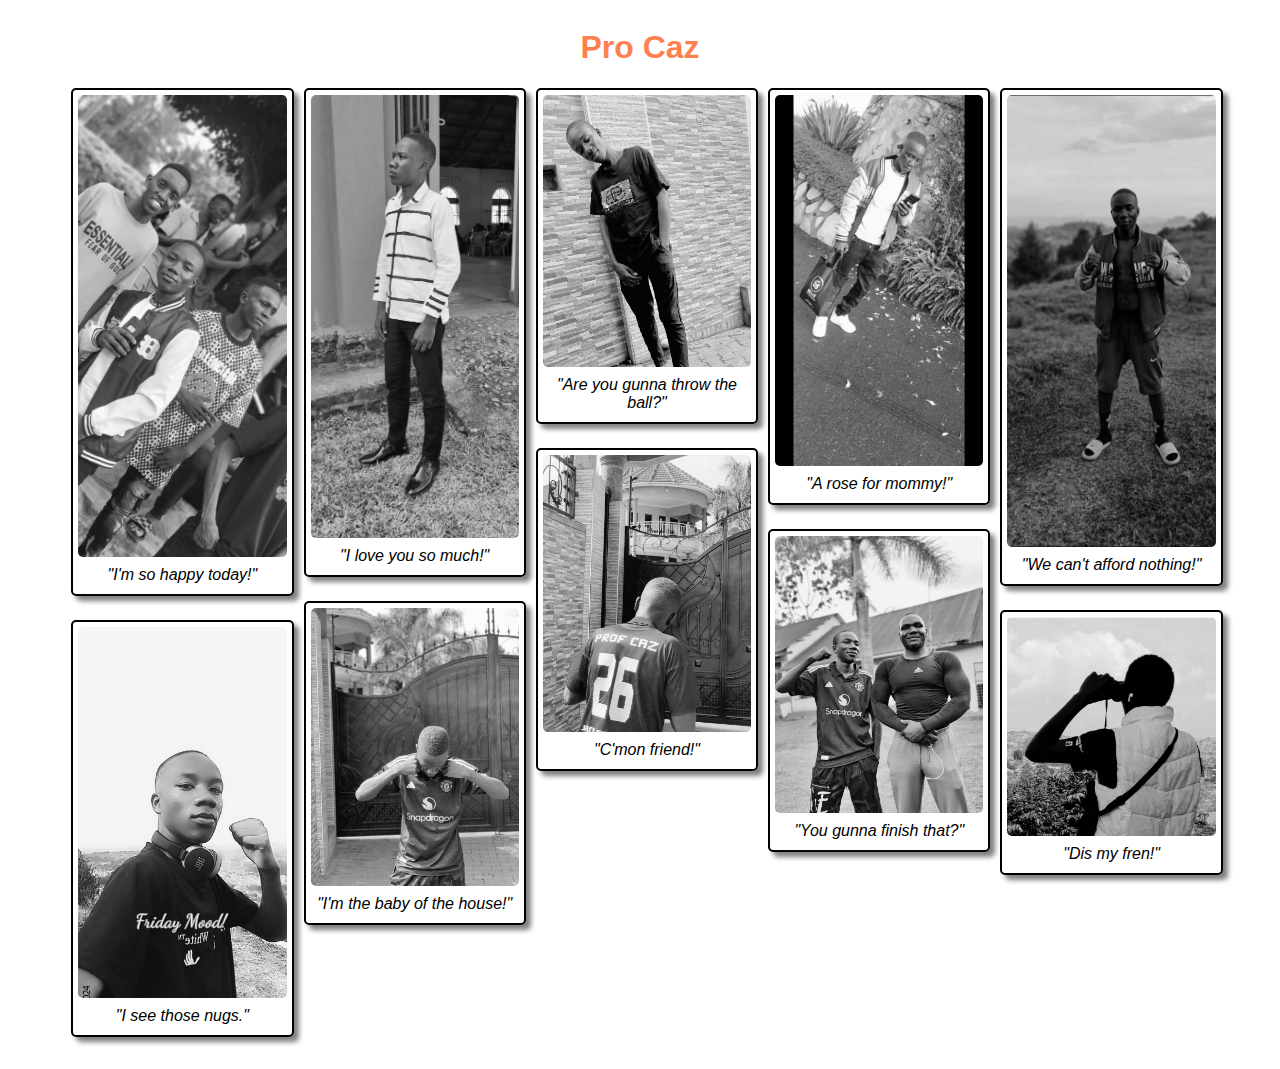
<file: gallary5/gallary5.html>
<!DOCTYPE html>
<html lang="en" >
<head>
  <meta charset="UTF-8">
  <title>The Memories</title>
  <link rel="stylesheet" href="./style.css">

</head>
<body>
<!-- partial:index.partial.html -->
<h1>Pro Caz</h1>
<div class="grid-container">
  <div>
    <img class='grid-item grid-item-1' src='IMG-20241110-WA0046.jpg' alt=''>
    <p>"I'm so happy today!"</p>
  </div>
  <div>
    <img class='grid-item grid-item-2' src='IMG-20241110-WA0091.jpg' alt=''>
    <p>"I see those nugs."</p>
  </div>
  <div>
    <img class='grid-item grid-item-3' src='IMG-20241110-WA0047.jpg' alt=''>
    <p>"I love you so much!"</p>
  </div>
  <div>
    <img class='grid-item grid-item-4' src='IMG-20241110-WA0050.jpg' alt=''>
    <p>"I'm the baby of the house!"</p>
  </div>
  <div>
    <img class='grid-item grid-item-5' src='IMG-20241110-WA0054.jpg' alt=''>
    <p>"Are you gunna throw the ball?"</p>
  </div>
  <div>
    <img class='grid-item grid-item-6' src='IMG-20241110-WA0071.jpg' alt=''>
    <p>"C'mon friend!"</p>
  </div>
  <div>
    <img class='grid-item grid-item-7' src='IMG-20241110-WA0072.jpg' alt=''>
    <p>"A rose for mommy!"</p>
  </div>
  <div>
    <img class='grid-item grid-item-8' src='IMG-20241110-WA0078.jpg' alt=''>
    <p>"You gunna finish that?"</p>
  </div>
  <div>
    <img class='grid-item grid-item-9' src='IMG-20241110-WA0082.jpg' alt=''>
    <p>"We can't afford nothing!"</p>
  </div>
  <div>
    <img class='grid-item grid-item-10' src='IMG-20241110-WA0096.jpg' alt=''>
    <p>"Dis my fren!"</p>
  </div>
</div>
<!-- partial -->
  
</body>
</html>
</file>
<file: gallary5/style.css>
body {
  display: flex;
  justify-content: center;
  align-items: center;
  flex-direction: column;
  font-family: sans-serif;
}

h1 {
  color: coral;
}

.grid-container {
  columns: 5 200px;
  column-gap: 1.5rem;
  width: 90%;
  margin: 0 auto;
}
.grid-container div {
  width: 150px;
  margin: 0 1.5rem 1.5rem 0;
  display: inline-block;
  width: 100%;
  border: solid 2px black;
  padding: 5px;
  box-shadow: 5px 5px 5px rgba(0, 0, 0, 0.5);
  border-radius: 5px;
  transition: all 0.25s ease-in-out;
}
.grid-container div:hover img {
  filter: grayscale(0);
}
.grid-container div:hover {
  border-color: coral;
}
.grid-container div img {
  width: 100%;
  filter: grayscale(100%);
  border-radius: 5px;
  transition: all 0.25s ease-in-out;
}
.grid-container div p {
  margin: 5px 0;
  padding: 0;
  text-align: center;
  font-style: italic;
}
</file>
